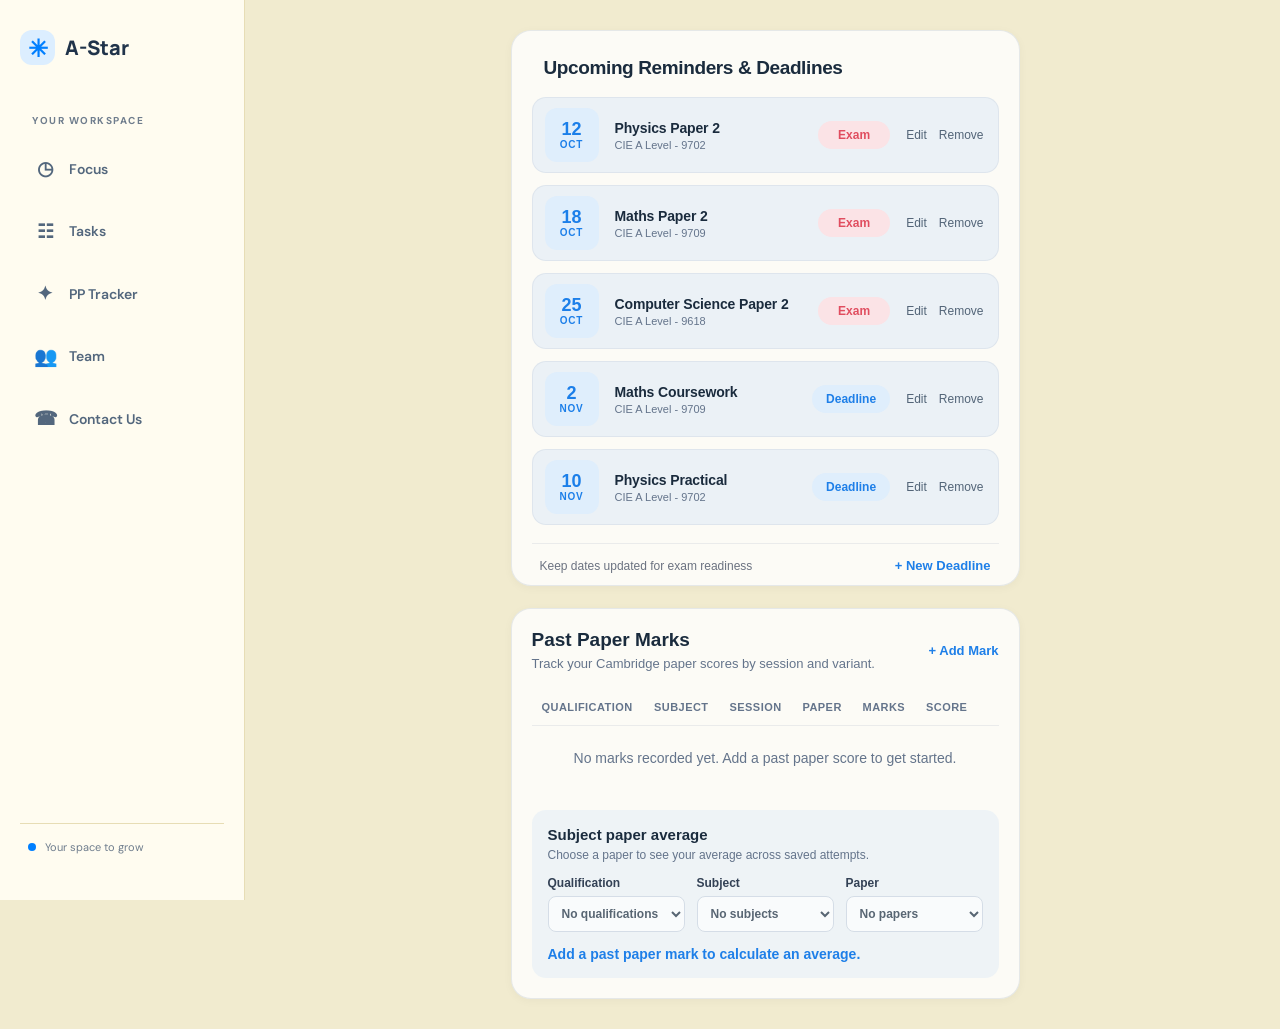
<file: index.html>
<!DOCTYPE html>
<html lang="en">
  
  <head>
    <!-- This is where the browser is told what kind of character set is being used and how to scale the page -->
    <meta charset="UTF-8" />
    <meta name="viewport" content="width=device-width, initial-scale=1.0" />
    <title>Upcoming Reminders</title>
    <link rel="stylesheet" href="paperstatstyle.css" />
    <link rel="stylesheet" href="common-nav.css" />
    <link rel="icon" href="imgtitle.jpg" >


  </head>
  
  <body>
    <aside class="sidebar">
  <a href="homepage.html" class="logo">
    <span class="logo-icon">✳</span>
    <span>A-Star</span>
  </a>

  <p class="sidebar-label">YOUR WORKSPACE</p>

  <nav class="sidebar-nav">
    <a href="studyhubtimer.html" class="nav">
      <span>◷</span> Focus
    </a>
    <a href="index.html#remindersss" class="nav">
      <span>☷</span> Tasks
    </a>
    <a href="index.html#marks-title" class="nav">
      <span>✦</span> PP Tracker
    </a>
    <a href="homepage.html#team" class="nav">
      <span>👥</span> Team
    </a>
    <a href="homepage.html#contactme" class="nav">
      <span>☎︎</span> Contact Us
    </a>
  </nav>

  <div class="sidebar-bottom">
    <span class="status-dot"></span>
    Your space to grow
  </div>
</aside>


    <div class="cursor-glow" id="cursor-glow" aria-hidden="true"></div>
    <main class="page-shell">
      
      <section class="reminders-card">
        <header class="card-header">
          <h2 id="remindersss">Upcoming Reminders &amp; Deadlines</h2>
        </header>

        <div class="reminders-list" id="reminders-list" aria-live="polite"></div>

        <footer class="card-footer">
          <span class="footer-note">Keep dates updated for exam readiness</span>
          <button class="add-btn" id="footer-add-btn" type="button">+ New Deadline</button>
        </footer>
      
      </section>

      <section class="marks-card" aria-labelledby="marks-title">
        
        <header class="marks-header">
          
          <div>
            <h2 id="marks-title">Past Paper Marks</h2>
            <p>Track your Cambridge paper scores by session and variant.</p>
          </div>
          <button class="add-btn" id="add-mark-btn" type="button">+ Add Mark</button>
        
        </header>
        
        <!-- This part displays the table where recorded marks will be listed -->
        
        <div class="marks-table-wrap">
          
          <table class="marks-table">
            
            <thead>
              <tr>
                <th scope="col">Qualification</th>
                <th scope="col">Subject</th>
                <th scope="col">Session</th>
                <th scope="col">Paper</th>
                <th scope="col">Marks</th>
                <th scope="col">Score</th>
                <th scope="col"><span class="visually-hidden">Actions</span></th>
              </tr>
            
            </thead>
            
            <tbody id="marks-list"></tbody>
          
          </table>
          
          <!--gives the user a message if there are no marks recorded yet --> 
          <p class="empty-state" id="marks-empty">No marks recorded yet. Add a past paper score to get started.</p>
        
        </div>
        
        <!-- area for calculating the average score of specific papers --> 
        
        <section class="average-panel" aria-labelledby="average-title">
          
          <div class="average-heading">
           
            <h3 id="average-title">Subject paper average</h3>
            <p>Choose a paper to see your average across saved attempts.</p>
          
          </div>
          <div class="average-controls">
            
            <!-- filtering dropdowns for calculating averages -->
            <label>
              Qualification
              <select id="average-qualification"></select>
            </label>
            
            <label>
              Subject
              <select id="average-subject"></select>
            </label>
            
            <label>
              Paper
              <select id="average-paper"></select>
            </label>
          </div>
          
          <p class="average-result" id="average-result" aria-live="polite">Add a past paper mark to calculate an average.</p>
        
        </section>
      
      </section>
    
    </main>

    <!-- popup for adding a new reminder -->
    <dialog class="reminder-dialog" id="reminder-dialog" aria-labelledby="dialog-title">
      
      <form id="reminder-form">
        
        <h2 id="dialog-title">Add reminder</h2>
        
        <label>
          Title
          <input name="title" type="text" maxlength="80" required />
        </label>
        
        <label>
          Subject or details
          <input name="details" type="text" maxlength="80" placeholder="e.g. CIE A Level - 9702" />
        </label>
        
        <label>
          Date
          <input name="date" type="date" required />
        </label>
        
        <label>
          Type
          <select name="type">
            <option value="Exam">Exam</option>
            <option value="Deadline">Deadline</option>
          </select>
        </label>
        
        <div class="dialog-actions">
          <button class="cancel-btn" id="cancel-btn" type="button">Cancel</button>
          <button class="save-btn" type="submit">Save</button>
        </div>
      
      </form>
    
    </dialog>

    <!-- popup for adding past paper marks -->
    <dialog class="reminder-dialog" id="mark-dialog" aria-labelledby="mark-dialog-title">
      
      <form id="mark-form">
        
        <h2 id="mark-dialog-title">Add past paper mark</h2>
        <label>
          Qualification
          
          <select name="qualification" required>
            <option value="IGCSE">IGCSE</option>
            <option value="O Level">O Level</option>
            <option value="AS Level">AS Level</option>
            <option value="A Level">A Level</option>
          
          </select>
        
        </label>
        
        <label>
          
          Subject
          <input name="subject" type="text" maxlength="60" placeholder="e.g. Physics" required />
        
        </label>
        <label>
          
          Subject code <span class="optional-label">(optional)</span>
          <input name="subjectCode" type="text" maxlength="10" placeholder="e.g. 9702" />
        
        </label>
        
        <div class="mark-form-row">
          
          <label>
            Session
            
            <select name="session" required>
              <option value="Feb/March">Feb/March</option>
              <option value="May/June">May/June</option>
              <option value="Oct/Nov">Oct/Nov</option>
            
            </select>
         
          </label>
          
          <label>
            
            Year
            <input name="year" type="number" min="2000" max="2100" value="2026" required />
          
          </label>
        </div>
        <div class="mark-form-row">
          
          <label>
            Paper
            
            <select name="paper" required>
              <option value="1">Paper 1</option>
              <option value="2">Paper 2</option>
              <option value="3">Paper 3</option>
              <option value="4">Paper 4</option>
              <option value="5">Paper 5</option>
              <option value="6">Paper 6</option>
            </select>
          
          </label>
          
          <label>
            Variant
            
            <select name="variant" required>
              
              <option value="1">Variant 1</option>
              <option value="2">Variant 2</option>
              <option value="3">Variant 3</option>
            
            </select>
          </label>
        </div>
        
        <div class="mark-form-row">
          
          <label>
           
            Marks obtained
            <input name="obtained" type="number" min="0" step="any" required />
          
          </label>
          
          <label>
            
            Total marks
            <input name="total" type="number" min="1" step="any" required />
          
          </label>
        </div>
        
        <div class="dialog-actions">
          
          <button class="cancel-btn" id="cancel-mark-btn" type="button">Cancel</button>
          <button class="save-btn" type="submit">Save mark</button>
        
        </div>
      
      </form>
    
    </dialog>
    
    <script src="script.js"></script>
    <script src="marks.js"></script>
  
  </body>
</html>
</file>
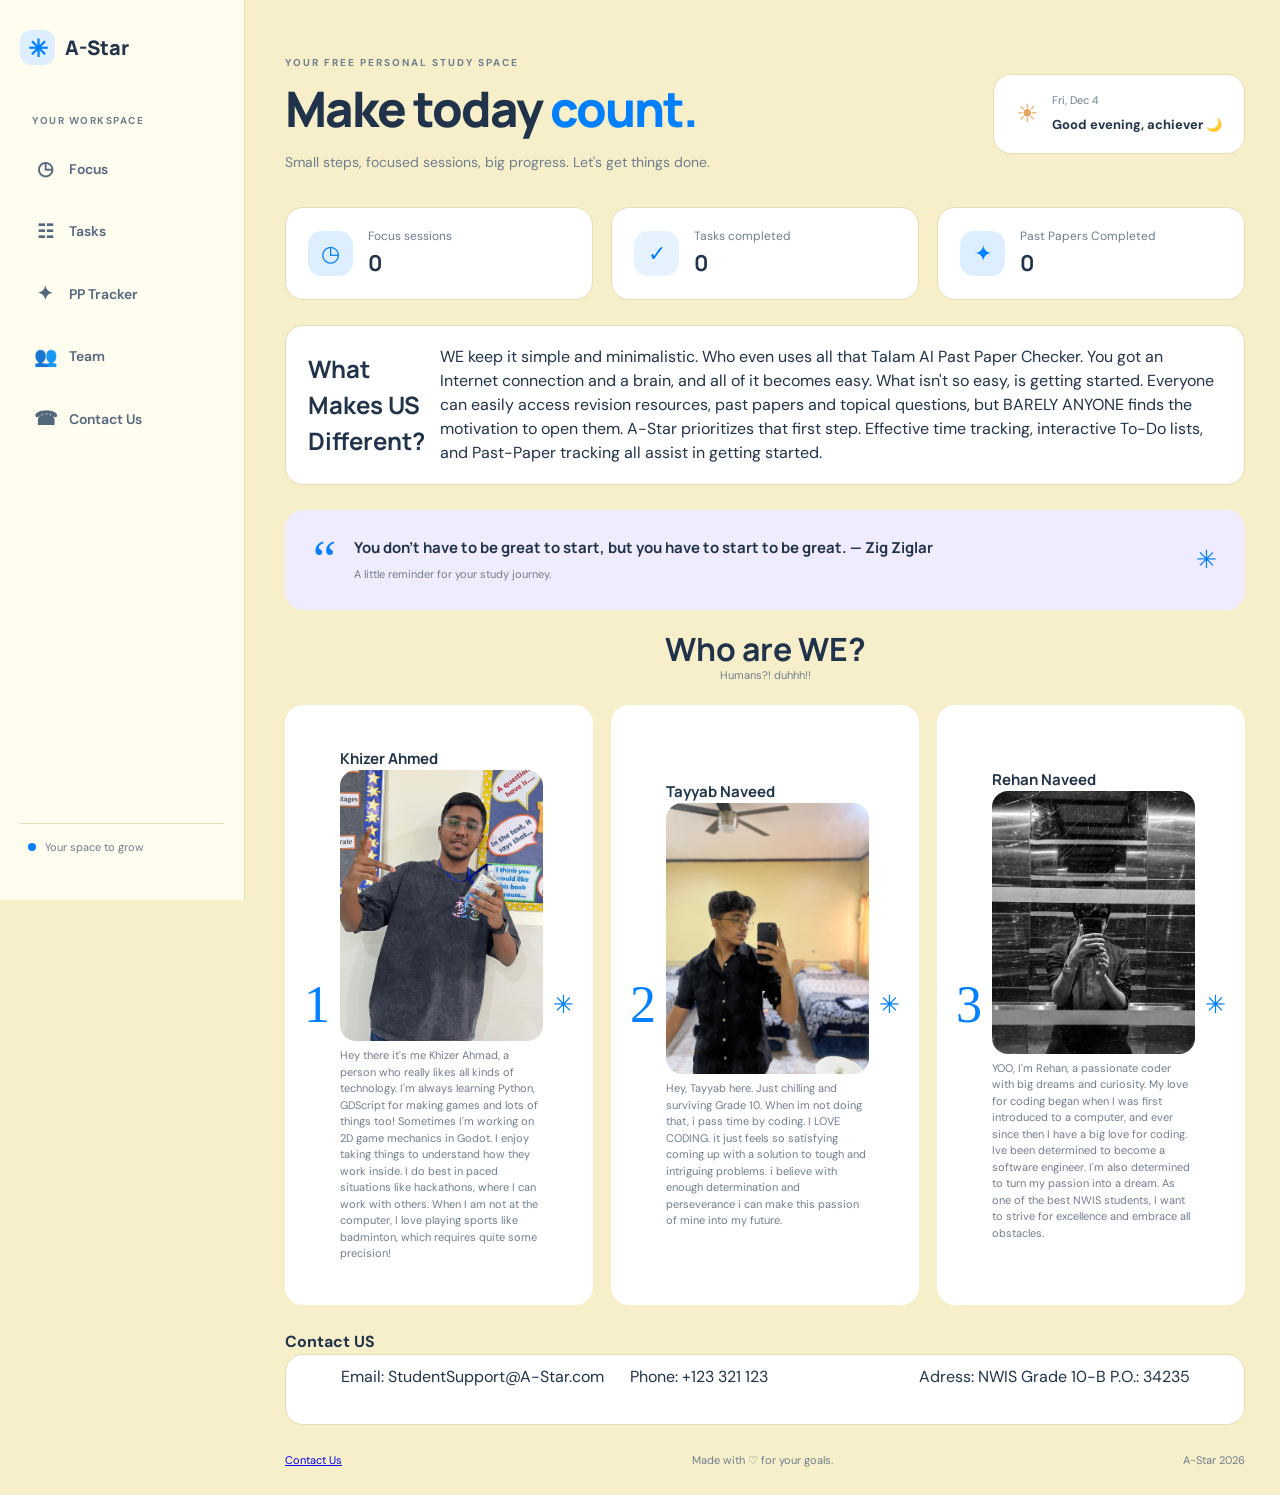
<file: homepage.html>
<!DOCTYPE html>
<html lang="en">
<head>
  <meta charset="UTF-8" />
  <meta name="viewport" content="width=device-width, initial-scale=1.0" />
  <meta name="theme-color" content="#f8f7f3" />
  <title>A-Star | Your Study Hub</title>
  <link rel="icon" href="imgtitle.jpg" >
  <link rel="stylesheet" href="homepage.css"/>
  <link rel="stylesheet" href="common-nav.css" />
  <script src="homepage.js" defer></script>
</head>

<body>
  
<aside class="sidebar">
  <a href="homepage.html" class="logo">
    <span class="logo-icon">✳</span>
    <span>A-Star</span>
  </a>

  <p class="sidebar-label">YOUR WORKSPACE</p>

  <nav class="sidebar-nav">
    <a href="studyhubtimer.html" class="nav">
      <span>◷</span> Focus
    </a>
    <a href="index.html #remindersss" class="nav">
      <span>☷</span> Tasks
    </a>
    <a href="index.html#marks-title" class="nav">
      <span>✦</span> PP Tracker
    </a>
    <a href="#team" class="nav">
      <span>👥</span> Team
    </a>
    <a href="#contactme" class="nav">
      <span>☎︎</span> Contact Us
    </a>
  </nav>

  <div class="sidebar-bottom">
    <span class="status-dot"></span>
    Your space to grow
  </div>
</aside>


  <main class="container">
    <section class="welcome">
      <div>
        <p class="eyebrow">YOUR FREE PERSONAL STUDY SPACE</p>
        <h1>Make today <span>count.</span></h1>
        <p class="welcome-text">
          Small steps, focused sessions, big progress.
          Let's get things done.
        </p>
      </div>

      <div class="date-card">
        <span class="date-icon">☀</span>
        <div>
          <p id="today-date">Your study day</p>
          <strong id="greeting">Ready to focus?</strong>
        </div>
      </div>
    </section>

    <section class="stats-row">
      <article class="mini-stat">
        <span class="stat-icon lavender">◷</span>
        <div>
          <p>Focus sessions</p>
          <h3 id="session-stat">0</h3>
        </div>
      </article>

      <article class="mini-stat">
        <span class="stat-icon peach">✓</span>
        <div>
          <p>Tasks completed</p>
          <h3 id="completed-stat">0</h3>
        </div>
      </article>

      <article class="mini-stat">
        <span class="stat-icon mint">✦</span>
        <div>
          <p>Past Papers Completed</p>
          <h3 id="points-stat">0</h3>
        </div>
      </article>
    </section>

    <section class="mini-stat2">
      <h2>What Makes US Different?</h2>
      <p>
        WE keep it simple and minimalistic. Who even uses all that Talam AI Past Paper Checker. You got an Internet connection and a brain, and all of 
        it becomes easy. What isn't so easy, is getting started. Everyone can easily access revision resources, past papers and topical questions, but BARELY ANYONE finds the motivation to open them. A-Star prioritizes that first step. Effective time tracking, interactive 
        To-Do lists, and Past-Paper tracking all assist in getting started. 
      </p>
    </section>

    <section class="quote-card">
      <span class="quote-mark">“</span>
      <div>
        <p class="quote-text">
          You don't have to be great to start, but you have to start to be great. — Zig Ziglar
        </p>
        <p class="quote-author">A little reminder for your study journey.</p>
      </div>
      <span class="quote-star">✳</span>
    </section>
<!--about us section-->
    <br>
    <h2 id="team" class="newone">Who are WE?</h2>
    <p class ="quote-author2">Humans?! duhhh!!</p>
    <section class="stats-row">
      <article class="quote-card2">
        <span class="quote-mark">1</span>
        <div>
         <p class="quote-text">
           Khizer Ahmed
          </p>
          <img src="khizer.jpeg" alt="Tayyab Naveed" class="images">
         <p class="quote-author">Hey there it's me Khizer Ahmad, a person who really likes all kinds of technology. I'm always learning Python, GDScript for making games and lots of things too! Sometimes I'm working on 2D game mechanics in Godot. I enjoy taking things to understand how they work inside.

I do best in paced situations like hackathons, where I can work with others. When I am not at the computer, I love playing sports like badminton, which requires quite some precision!</p>
        </div>
        <span class="quote-star">✳</span>
      </article>

      <article class="quote-card2">
        <span class="quote-mark">2</span>
        <div>
         <p class="quote-text">
           Tayyab Naveed
          </p>
          <img src="tayyab.jpeg" alt="Tayyab Naveed" class="images">
         <p class="quote-author">Hey, Tayyab here. Just chilling and surviving Grade 10. When im not doing that, i pass time by coding. I LOVE CODING. it just feels so satisfying coming up with a solution to tough and intriguing problems. i believe with enough determination and perseverance i can make this passion of mine into my future. </p>
        </div>
        <span class="quote-star">✳</span>
      </article>

      <article class="quote-card2">
        <span class="quote-mark">3</span>
        <div>
         <p class="quote-text">
           Rehan Naveed
          </p>
          <img src="rehan.jpeg" alt="Rehan Naveed" class="images">
         <p class="quote-author">YOO, I'm Rehan, a passionate coder with big dreams and curiosity. My love for coding began when I was first introduced to a computer, and ever since then I have a big love for coding. Ive been determined to become a software engineer. I'm also determined to turn my passion into a dream. As one of the best NWIS students, I want to strive for excellence and embrace all obstacles.</p>
        </div>
        <span class="quote-star">✳</span>
      </article>
      
    </section>
    <h4 id="contactme">Contact US</h4>
    <section class="mini-stat3">
      <span class="stats-row">
         <p>Email: StudentSupport@A-Star.com</p>
         <p>Phone: +123 321 123</p>
         <p>Adress: NWIS Grade 10-B P.O.: 34235</p>
      </span>
    </section>
    <footer>
      <p><a href="#contactme">Contact Us</a></p>
      <p>Made with ♡ for your goals.</p>
      <p>A-Star <span id="year"></span></p>
    </footer>
  </main>

  <div id="toast" class="toast" role="status"
    aria-live="polite"></div>
</body>
</html>
</file>
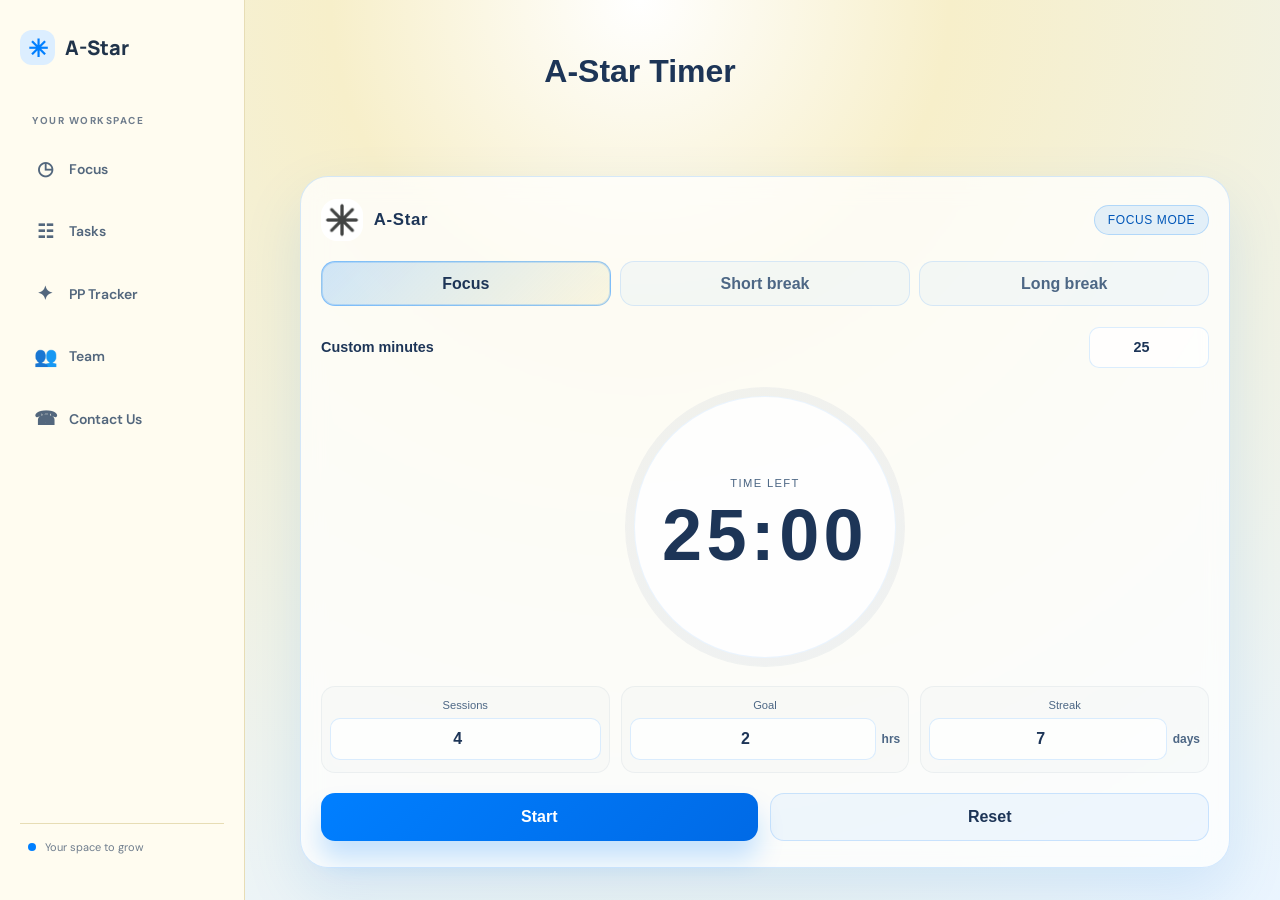
<file: studyhubtimer.html>
<!DOCTYPE html>
<html lang="en">
  <head>
    <!--All the meta tags and the linking files-->
    <meta charset="UTF-8" />
    <meta http-equiv="X-UA-Compatible" content="IE=edge" />
    <meta name="viewport" content="width=device-width, initial-scale=1.0" />
    <title>A* Timer</title>
    <link rel="stylesheet" href="studyhubtimer.css" />
    <link rel="stylesheet" href="common-nav.css" />
    <link rel="icon" href="imgtitle.jpg" >


  </head>
  <body>
    <aside class="sidebar">
  <a href="homepage.html" class="logo">
    <span class="logo-icon">✳</span>
    <span>A-Star</span>
  </a>

  <p class="sidebar-label">YOUR WORKSPACE</p>

  <nav class="sidebar-nav">
    <a href="studyhubtimer.html" class="nav">
      <span>◷</span> Focus
    </a>
    <a href="index.html" class="nav">
      <span>☷</span> Tasks
    </a>
    <a href="index.html" class="nav">
      <span>✦</span> PP Tracker
    </a>
    <a href="homepage.html#team" class="nav">
      <span>👥</span> Team
    </a>
    <a href="homepage.html#contactme" class="nav">
      <span>☎︎</span> Contact Us
    </a>
  </nav>

  <div class="sidebar-bottom">
    <span class="status-dot"></span>
    Your space to grow
  </div>
</aside>



    <h1 class="visually-hidden">A-Star Timer</h1>
    <!-- This is where the section timer goes -->
    <main class="app-shell">
      <section class="timer-card" aria-label="Study timer card">
        <header class="topbar">
          <div class="brand">
            <div class="brand-mark">
              <img src="imgtitle.jpg" alt="A-Star logo" />
            </div>
            <span>A-Star</span>
          </div>
          <span class="status-pill">Focus mode</span>
        </header>

        <!-- This is where you change time-->
        <div class="mode-toggle" aria-label="Timer mode selector">
          <button class="mode-btn active" data-mode="focus" data-minutes="25">Focus</button>
          <button class="mode-btn" data-mode="shortBreak" data-minutes="5">Short break</button>
          <button class="mode-btn" data-mode="longBreak" data-minutes="15">Long break</button>
        </div>

        <label class="custom-duration" for="timerMinutesInput">
          <span>Custom minutes</span>
          <input id="timerMinutesInput" type="number" min="1" max="180" value="25" />
        </label>

        <div class="timer-wrap">
          <div class="ring" id="timerRing" aria-hidden="true">
            <div class="ring-inner">
              <p class="timer-label">Time left</p>
              <div id="timerDisplay" class="timer-display">25:00</div>
            </div>
          </div>
        </div>

        <div class="stats-row">
          <label class="stat-box" for="sessionInput">
            <span class="stat-label">Sessions</span>
            <input id="sessionInput" type="number" min="0" value="4" />
          </label>
          <label class="stat-box" for="goalInput">
            <span class="stat-label">Goal</span>
            <div class="input-with-unit">
              <input id="goalInput" type="number" min="0" value="2" />
              <span class="unit">hrs</span>
            </div>
          </label>
          <label class="stat-box" for="streakInput">
            <span class="stat-label">Streak</span>
            <div class="input-with-unit">
              <input id="streakInput" type="number" min="0" value="7" />
              <span class="unit">days</span>
            </div>
          </label>
        </div>

        <div class="controls">
          <button id="startPauseBtn" class="primary-btn">Start</button>
          <button id="resetBtn" class="secondary-btn">Reset</button>
        </div>
      </section>
    </main>

    <script src="studyhubtimer.js"></script>
  </body>
</html>
</file>
<file: paperstatstyle.css>
/* quick global reset so padding doesn't mess up element widths */
* {
  box-sizing: border-box;
}

/* center everything nicely and give it that warm paper background */
body {
  margin: 0;
  min-height: 100vh;
  display: flex;
  align-items: flex-start;
  justify-content: center;
  background: #f1ebcf;
  font-family: "Segoe UI", Tahoma, Geneva, Verdana, sans-serif;
}

.cursor-glow {
  position: fixed;
  z-index: 0;
  top: 0;
  left: 0;
  width: 460px;
  height: 460px;
  border-radius: 50%;
  background: radial-gradient(circle, rgba(232, 180, 48, 0.2), rgba(232, 180, 48, 0.08) 35%, transparent 70%);
  opacity: 0;
  pointer-events: none;
  transform: translate(-50%, -50%);
  transition: opacity 180ms ease;
}

.cursor-glow.is-visible {
  opacity: 1;
}

/* caps the max width so it doesn't stretch like crazy on huge monitors */
.page-shell {
  position: relative;
  z-index: 1;
  width: 100%;
  max-width: 1180px;
  padding: 30px 18px;
}

/* main card styling (reused for both sections) */
.reminders-card {
  background: rgba(255, 255, 255, 0.8);
  border: 1px solid rgba(148, 163, 184, 0.22);
  border-radius: 20px;
  padding: 18px 20px 10px;
  box-shadow: 0 2px 10px rgba(15, 23, 42, 0.04);
}

.card-header {
  display: flex;
  align-items: center;
  justify-content: space-between;
  gap: 16px;
  padding: 8px 12px 18px;
}

.card-header h2 {
  margin: 0;
  font-size: 19px;
  font-weight: 800;
  color: #1a2b3d;
  letter-spacing: -0.02em;
}

/* stack reminders vertically */
.reminders-list {
  display: flex;
  flex-direction: column;
  gap: 12px;
}

/* layout for each individual reminder row */
.reminder-item {
  display: flex;
  align-items: center;
  gap: 16px;
  background: rgba(218, 232, 245, 0.5);
  border: 1px solid rgba(148, 163, 184, 0.15);
  border-radius: 14px;
  padding: 10px 14px 10px 12px;
  min-height: 72px;
}

/* little calendar date box on the left side */
.date-badge {
  width: 54px;
  min-width: 54px;
  height: 54px;
  border-radius: 12px;
  background: #dfeefc;
  display: flex;
  flex-direction: column;
  align-items: center;
  justify-content: center;
  color: #1c7fe9;
  line-height: 1;
}

.date-badge .date-num {
  font-size: 18px;
  font-weight: 800;
}

.date-badge .date-month {
  font-size: 10px;
  font-weight: 700;
  letter-spacing: 0.08em;
  margin-top: 2px;
}

/* text info area inside the reminder item */
.reminder-info {
  flex: 1;
  min-width: 0;
}

.reminder-info h3 {
  margin: 0;
  font-size: 14px;
  font-weight: 700;
  color: #1a2b3d;
  letter-spacing: -0.01em;
}

.reminder-info p {
  margin: 3px 0 0;
  font-size: 11px;
  color: #64748b;
}

/* pill tags */
.tag {
  display: inline-flex;
  align-items: center;
  justify-content: center;
  padding: 7px 14px;
  border-radius: 999px;
  font-size: 12px;
  font-weight: 700;
  min-width: 72px;
}

/* color variants for tags */
.tag-exam {
  background: #fbe3e6;
  color: #e04d5f;
}

.tag-deadline {
  background: #dfeefc;
  color: #1e7fe8;
}

/* actions container on the right of reminders */
.reminder-actions {
  display: flex;
  align-items: center;
  gap: 12px;
}

.row-action {
  border: 0;
  background: transparent;
  color: #526477;
  font: inherit;
  font-size: 12px;
  cursor: pointer;
  padding: 6px 0;
}

.row-action:hover {
  color: #1e7fe8;
  text-decoration: underline;
}

/* turns delete button red on hover so user knows it's destructive */
.row-action.remove-btn:hover {
  color: #d14353;
}

.empty-state {
  padding: 24px 12px;
  color: #64748b;
  text-align: center;
  font-size: 14px;
}

/* native <dialog> popup styling */
.reminder-dialog {
  width: min(420px, calc(100% - 32px));
  border: 1px solid rgba(148, 163, 184, 0.3);
  border-radius: 16px;
  padding: 24px;
  color: #1a2b3d;
  box-shadow: 0 16px 50px rgba(15, 23, 42, 0.2);
}

/* dims the background when the dialog is popped up */
.reminder-dialog::backdrop {
  background: rgba(15, 23, 42, 0.35);
}

.reminder-dialog h2 {
  margin: 0 0 18px;
  font-size: 20px;
}

.reminder-dialog form,
.reminder-dialog label {
  display: flex;
  flex-direction: column;
}

.reminder-dialog form {
  gap: 14px;
}

.reminder-dialog label {
  gap: 6px;
  font-size: 13px;
  font-weight: 600;
}

.reminder-dialog input,
.reminder-dialog select {
  width: 100%;
  border: 1px solid #cbd5e1;
  border-radius: 8px;
  padding: 10px;
  background: white;
  color: inherit;
  font: inherit;
}

.dialog-actions {
  display: flex;
  justify-content: flex-end;
  gap: 10px;
  margin-top: 6px;
}

.dialog-actions button {
  border: 0;
  border-radius: 8px;
  padding: 9px 14px;
  font: inherit;
  font-weight: 600;
  cursor: pointer;
}

.cancel-btn {
  background: #eef2f7;
  color: #334155;
}

.save-btn {
  background: #1e7fe8;
  color: white;
}

/* marks / grades card container */
.marks-card {
  margin-top: 22px;
  padding: 20px;
  background: rgba(255, 255, 255, 0.8);
  border: 1px solid rgba(148, 163, 184, 0.22);
  border-radius: 20px;
  box-shadow: 0 2px 10px rgba(15, 23, 42, 0.04);
}

.marks-header {
  display: flex;
  align-items: center;
  justify-content: space-between;
  gap: 16px;
  margin-bottom: 18px;
}

.marks-header h2 {
  margin: 0;
  color: #1a2b3d;
  font-size: 19px;
}

.marks-header p {
  margin: 5px 0 0;
  color: #64748b;
  font-size: 13px;
}

/* wrap table so it scrolls horizontally instead of breaking the layout on mobile */
.marks-table-wrap {
  overflow-x: auto;
}

.marks-table {
  width: 100%;
  border-collapse: collapse;
  text-align: left;
}

.marks-table th,
.marks-table td {
  padding: 12px 10px;
  border-bottom: 1px solid rgba(148, 163, 184, 0.18);
  white-space: nowrap;
}

.marks-table th {
  color: #64748b;
  font-size: 11px;
  font-weight: 700;
  text-transform: uppercase;
  letter-spacing: 0.04em;
}

.marks-table td {
  color: #1a2b3d;
  font-size: 13px;
}

/* push actions to the right side of the table */
.marks-table td:last-child {
  text-align: right;
}

.marks-table .row-action + .row-action {
  margin-left: 10px;
}

.marks-table-wrap .empty-state {
  margin: 0;
}

/* bottom average calculator box */
.average-panel {
  margin-top: 20px;
  padding: 16px;
  border-radius: 14px;
  background: rgba(218, 232, 245, 0.42);
}

.average-heading h3 {
  margin: 0;
  color: #1a2b3d;
  font-size: 15px;
}

.average-heading p {
  margin: 5px 0 14px;
  color: #64748b;
  font-size: 12px;
}

.average-controls {
  display: grid;
  grid-template-columns: repeat(3, minmax(0, 1fr));
  gap: 12px;
}

.average-controls label {
  display: flex;
  flex-direction: column;
  gap: 6px;
  color: #334155;
  font-size: 12px;
  font-weight: 600;
}

.average-controls select {
  min-width: 0;
  border: 1px solid #cbd5e1;
  border-radius: 8px;
  padding: 9px;
  background: white;
  color: #1a2b3d;
  font: inherit;
}

.average-result {
  margin: 14px 0 0;
  color: #1e7fe8;
  font-size: 14px;
  font-weight: 700;
}

.mark-form-row {
  display: grid;
  grid-template-columns: 1fr 1fr;
  gap: 12px;
}

.optional-label {
  color: #64748b;
  font-weight: 400;
}

/* hide elements visually while keeping them accessible for screen readers */
.visually-hidden {
  position: absolute;
  width: 1px;
  height: 1px;
  padding: 0;
  margin: -1px;
  overflow: hidden;
  clip: rect(0, 0, 0, 0);
  white-space: nowrap;
  border: 0;
}

.card-footer {
  display: flex;
  align-items: center;
  justify-content: space-between;
  margin-top: 18px;
  padding: 14px 8px 2px;
  border-top: 1px solid rgba(148, 163, 184, 0.18);
}

.footer-note {
  color: #6b7280;
  font-size: 12px;
}

.add-btn {
  border: none;
  background: transparent;
  color: #1e7fe8;
  font-size: 13px;
  font-weight: 700;
  cursor: pointer;
  padding: 0;
}

.add-btn:hover {
  text-decoration: underline;
}
</file>
<file: common-nav.css>
/* =========================================================
   A-Star | common-nav.css
   Shared across EVERY page: sidebar, logo, status dot,
   and the content offset. Includes its own fonts and sizes
   so the sidebar/logo look identical on all pages.
   Page body text is NOT styled here: each page owns that.
   Load this BEFORE the page's own CSS.
   ========================================================= */

@import url('https://fonts.googleapis.com/css2?family=DM+Sans:wght@400;500;600;700&family=Manrope:wght@400;500;600;700;800&display=swap');

:root {
  /* colors */
  --nav-bg: #FFFCF0;
  --nav-border: #E7DDB5;
  --nav-text: #20334A;
  --nav-link: #53677D;
  --nav-muted: #6F7D8D;
  --nav-accent: #007FFF;
  --nav-accent-light: #DCEEFF;
  --nav-focus: #b7a7f5;

  /* fonts */
  --nav-font-body: 'DM Sans', sans-serif;
  --nav-font-heading: 'Manrope', sans-serif;

  /* widths */
  --nav-width: 245px;
  --nav-width-md: 190px;
  --nav-width-sm: 66px;
}

/* ---------- Scoped reset (so it doesn't depend on page CSS) ---------- */
.sidebar,
.sidebar *,
.sidebar *::before,
.sidebar *::after {
  box-sizing: border-box;
  margin: 0;
  padding: 0;
}

/* ---------- Sidebar shell ---------- */
.sidebar {
  position: fixed;
  top: 0;
  left: 0;
  width: var(--nav-width);
  height: 100vh;
  padding: 30px 20px;
  display: flex;
  flex-direction: column;
  background: var(--nav-bg);
  border-right: 1px solid var(--nav-border);
  font-family: var(--nav-font-body);
  line-height: 1.5;
  z-index: 100;
}

/* ---------- Logo ---------- */
.sidebar .logo {
  display: flex;
  align-items: center;
  gap: 10px;
  margin-bottom: 48px;
  font-family: var(--nav-font-heading);
  font-weight: 800;
  font-size: 20px;
  color: var(--nav-text);
  text-decoration: none;
  white-space: nowrap;
}

.sidebar .logo-icon {
  display: grid;
  place-items: center;
  width: 35px;
  height: 35px;
  flex-shrink: 0;
  background: var(--nav-accent-light);
  color: var(--nav-accent);
  border-radius: 12px;
  font-size: 24px;
}

/* ---------- Section label ---------- */
.sidebar-label {
  padding-left: 12px;
  margin-bottom: 14px;
  font-size: 10px;
  font-weight: 700;
  letter-spacing: 1.5px;
  color: var(--nav-muted);
}

/* ---------- Links ---------- */
.sidebar-nav {
  display: flex;
  flex-direction: column;
  gap: 8px;
}

.sidebar-nav .nav {
  display: flex;
  align-items: center;
  gap: 13px;
  padding: 13px 14px;
  border-radius: 12px;
  color: var(--nav-link);
  font-size: 14px;
  font-weight: 600;
  text-decoration: none;
  transition: 0.2s ease;
}

.sidebar-nav .nav span {
  width: 22px;
  text-align: center;
  flex-shrink: 0;
  font-size: 19px;
}

.sidebar-nav .nav:hover,
.sidebar-nav .nav:focus-visible,
.sidebar-nav .nav.active {
  background: var(--nav-accent-light);
  color: var(--nav-accent);
}

.sidebar a:focus-visible {
  outline: 3px solid var(--nav-focus);
  outline-offset: 3px;
}

/* ---------- Bottom status ---------- */
.sidebar-bottom {
  margin-top: auto;
  padding: 15px 8px;
  display: flex;
  align-items: center;
  gap: 9px;
  font-size: 11px;
  color: var(--nav-muted);
  border-top: 1px solid var(--nav-border);
}

.sidebar .status-dot {
  width: 8px;
  height: 8px;
  flex-shrink: 0;
  background: var(--nav-accent);
  border-radius: 50%;
}

/* ---------- Push page content right of the sidebar ---------- */
.sidebar ~ main {
  width: auto;
  max-width: 1180px;
  margin-left: calc(var(--nav-width) + 40px);
  margin-right: 35px;
}

/* ---------- Tablet ---------- */
@media (max-width: 900px) {
  .sidebar {
    width: var(--nav-width-md);
    padding: 24px 14px;
  }

  .sidebar .logo {
    font-size: 17px;
  }

  .sidebar ~ main {
    margin-left: calc(var(--nav-width-md) + 25px);
    margin-right: 20px;
  }
}

/* ---------- Phone: icon-only rail ---------- */
@media (max-width: 600px) {
  .sidebar {
    width: var(--nav-width-sm);
    padding: 20px 8px;
    align-items: center;
  }

  .sidebar .logo {
    margin-bottom: 35px;
  }

  .sidebar .logo-text,
  .sidebar-label,
  .sidebar-note,
  .sidebar-nav .nav-label {
    display: none;
  }

  .sidebar-nav {
    width: 100%;
  }

  .sidebar-nav .nav {
    justify-content: center;
    padding: 13px 5px;
  }

  .sidebar-nav .nav span {
    font-size: 21px;
  }

  .sidebar-bottom {
    justify-content: center;
    padding: 15px 0;
  }

  .sidebar ~ main {
    margin-left: calc(var(--nav-width-sm) + 16px);
    margin-right: 16px;
  }
}
</file>
<file: homepage.css>
@import url('https://fonts.googleapis.com/css2?family=DM+Sans:wght@400;500;600;700&family=Manrope:wght@400;500;600;700;800&display=swap');


:root {
  --bg: #F7EFCA;
  --surface: #FFFCF0;
  --text: #20334A;
  --muted: #6F7D8D;
  --border: #E7DDB5;

  --purple: #007FFF;
  --purple-light: #DCEEFF;

  --peach: #007FFF;
  --peach-light: #E7F2FF;

  --mint: #007FFF;
  --mint-light: #DCEEFF;

  --shadow: 0 8px 30px rgba(0, 74, 150, 0.07);
}


* {
  box-sizing: border-box;
  margin: 0;
  padding: 0;
}

html {
  scroll-behavior: smooth;
  scroll-padding-top: 100px;
}

body {
  background: var(--bg);
  color: var(--text);
  font-family: 'DM Sans', sans-serif;
  line-height: 1.5;
}

button,
input {
  font: inherit;
}

button {
  cursor: pointer;
}

button:focus-visible,
a:focus-visible,
input:focus-visible {
  outline: 3px solid #b7a7f5;
  outline-offset: 3px;
}

.navbar {
  height: 76px;
  padding: 0 7%;
  display: flex;
  align-items: center;
  justify-content: space-between;
  gap: 24px;
  background: rgba(255, 252, 240, 0.94);
  border-bottom: 1px solid var(--border);
  position: sticky;
  top: 0;
  z-index: 10;
  backdrop-filter: blur(14px);
}


.logo {
  display: flex;
  align-items: center;
  gap: 10px;
  font-family: 'Manrope', sans-serif;
  font-weight: 800;
  font-size: 21px;
  color: var(--text);
  text-decoration: none;
  white-space: nowrap;
}

.logo-icon {
  display: grid;
  place-items: center;
  width: 35px;
  height: 35px;
  background: var(--purple-light);
  color: var(--purple);
  border-radius: 12px;
  font-size: 24px;
}

nav {
  display: flex;
  gap: 32px;
}

nav a {
  color: var(--muted);
  text-decoration: none;
  font-size: 14px;
  font-weight: 600;
  transition: color 0.2s;
}

nav a:hover {
  color: var(--purple);
}

.nav-status {
  font-size: 12px;
  color: var(--muted);
  display: block;
  align-items: left;
  gap: 8px;
  white-space: nowrap;
}

.status-dot {
  width: 8px;
  height: 8px;
  background: var(--mint);
  border-radius: 50%;
}

.container {
  width: min(1180px, 90%);
  margin: 0 auto;
}

.welcome {
  padding: 55px 0 34px;
  display: flex;
  justify-content: space-between;
  align-items: center;
  gap: 24px;
}

.eyebrow {
  font-size: 10px;
  letter-spacing: 2px;
  font-weight: 700;
  color: var(--muted);
  margin-bottom: 10px;
}

h1,
h2,
h3 {
  font-family: 'Manrope', sans-serif;
}

h1 {
  font-size: clamp(34px, 5vw, 49px);
  line-height: 1.2;
  letter-spacing: -2px;
  font-weight: 800;
}

h1 span {
  color: var(--purple);
}

.welcome-text {
  margin-top: 13px;
  color: var(--muted);
  font-size: 14px;
  max-width: 430px;
}
.regular-text{
  margin-top: 13px;
  color: var(--muted);
  font-size: 18px;
}

.date-card {
  display: flex;
  align-items: center;
  gap: 14px;
  padding: 17px 22px;
  border-radius: 18px;
  background: white;
  border: 1px solid var(--border);
  min-width: 215px;
}

.date-icon {
  font-size: 25px;
  color: #e6a55d;
}

.date-card p {
  font-size: 11px;
  color: var(--muted);
  margin-bottom: 3px;
}

.date-card strong {
  font-size: 13px;
}

.stats-row {
  align-items: center;
  display: grid;
  grid-template-columns: repeat(3, 1fr);
  gap: 18px;
  margin-bottom: 25px;
}

.mini-stat {
  display: flex;
  align-items: center;
  gap: 15px;
  background: white;
  border: 1px solid var(--border);
  border-radius: 18px;
  padding: 19px 22px;
}
.mini-stat2 {
  display: flex;
  align-items: center;
  gap: 15px;
  background: white;
  border: 1px solid var(--border);
  border-radius: 18px;
  padding: 19px 22px;
}

.mini-stat3 {
  display: flex;
  align-items: center;
  justify-content: center;
  gap: 8px;
  background: white;
  border: 1px solid var(--border);
  border-radius: 18px;
  padding: 10px 20px;
}


.stat-icon,
.heading-icon {
  display: grid;
  place-items: center;
  flex-shrink: 0;
}

.stat-icon {
  width: 45px;
  height: 45px;
  border-radius: 14px;
  font-size: 22px;
}

.lavender {
  background: var(--purple-light);
  color: var(--purple);
}

.peach {
  background: var(--peach-light);
  color: var(--peach);
}

.mint {
  background: var(--mint-light);
  color: var(--mint);
}

.mini-stat p {
  font-size: 12px;
  color: var(--muted);
}
.mini-statq p {
  font-size: 18px;
  color: var(--muted);
}

.mini-stat h3 {
  margin-top: 2px;
  font-size: 22px;
  letter-spacing: -0.5px;
}

@keyframes fade-in {
  from {
    opacity: 0;
    transform: translateY(4px);
  }
  to {
    opacity: 1;
    transform: translateY(0);
  }
}

.quote-card {
  display: flex;
  align-items: center;
  gap: 18px;
  background: #f0ecff;
  border-radius: 18px;
  padding: 24px 28px;
  margin-top: 25px;
}

.quote-mark {
  color: var(--purple);
  font-family: Georgia, serif;
  font-size: 52px;
  line-height: 1;
}

.quote-text {
  font-family: 'Manrope', sans-serif;
  font-size: 15px;
  font-weight: 700;
}

.quote-author {
  color: var(--muted);
  font-size: 11px;
  margin-top: 6px;
}

.quote-star {
  margin-left: auto;
  font-size: 25px;
  color: var(--purple);
}

footer {
  display: flex;
  justify-content: space-between;
  gap: 15px;
  padding: 27px 0;
  color: var(--muted);
  font-size: 11px;
}

.toast {
  position: fixed;
  bottom: 25px;
  left: 50%;
  transform: translate(-50%, 15px);
  background: #292a35;
  color: white;
  border-radius: 12px;
  padding: 12px 18px;
  font-size: 12px;
  opacity: 0;
  pointer-events: none;
  transition: 0.25s;
  z-index: 20;
  text-align: center;
  max-width: 90%;
}

.toast.show {
  opacity: 1;
  transform: translate(-50%, 0);
}

@media (max-width: 700px) {
  .navbar {
    height: auto;
    min-height: 70px;
    padding: 16px 5%;
    flex-wrap: wrap;
    gap: 15px;
  }

  .logo {
    font-size: 18px;
  }

  nav {
    order: 3;
    width: 100%;
    justify-content: space-between;
    gap: 10px;
  }

  nav a {
    font-size: 12px;
  }

  .nav-status {
    font-size: 10px;
  }

  .container {
    width: 92%;
  }

  .welcome {
    padding: 35px 0 25px;
    align-items: flex-start;
    flex-direction: column;
  }

  h1 {
    font-size: 37px;
  }

  .date-card {
    width: 100%;
  }

  .stats-row {
    grid-template-columns: 1fr;
    gap: 10px;
  }

  .mini-stat {
    padding: 13px 17px;
  }

  .stat-icon {
    width: 39px;
    height: 39px;
  }

  .quote-card {
    padding: 19px;
    gap: 10px;
  }

  .quote-text {
    font-size: 13px;
  }

  .quote-star {
    font-size: 18px;
  }
}

@media (prefers-reduced-motion: reduce) {
  *,
  *::before,
  *::after {
    scroll-behavior: auto !important;
    animation-duration: 0.01ms !important;
    transition-duration: 0.01ms !important;
  }
}
.sidebar {
  position: fixed;
  top: 0;
  left: 0;
  width: 245px;
  height: 100vh;
  padding: 30px 20px;
  display: flex;
  flex-direction: column;
  background: #FFFCF0;
  border-right: 1px solid #E7DDB5;
  z-index: 100;
}

.sidebar .logo {
  margin-bottom: 48px;
  font-size: 20px;
}

.sidebar-label {
  padding-left: 12px;
  margin-bottom: 14px;
  font-size: 10px;
  font-weight: 700;
  letter-spacing: 1.5px;
  color: #6F7D8D;
}

.sidebar-nav {
  display: flex;
  flex-direction: column;
  gap: 8px;
}

.sidebar-nav .nav {
  display: flex;
  align-items: center;
  gap: 13px;
  padding: 13px 14px;
  border-radius: 12px;
  color: #53677D;
  font-size: 14px;
  font-weight: 600;
  text-decoration: none;
  transition: 0.2s ease;
}

.sidebar-nav .nav span {
  width: 22px;
  text-align: center;
  font-size: 19px;
}

.sidebar-nav .nav:hover,
.sidebar-nav .nav:focus-visible {
  background: #DCEEFF;
  color: #007FFF;
}

.sidebar-bottom {
  margin-top: auto;
  padding: 15px 8px;
  display: flex;
  align-items: center;
  gap: 9px;
  font-size: 11px;
  color: #6F7D8D;
  border-top: 1px solid #E7DDB5;
}
.container {
  width: auto;
  max-width: 1180px;
  margin-left: 285px;
  margin-right: 35px;
}
@media (max-width: 900px) {
  .sidebar {
    width: 190px;
    padding: 24px 14px;
  }

  .sidebar .logo {
    font-size: 17px;
  }

  .container {
    margin-left: 215px;
    margin-right: 20px;
  }
}

@media (max-width: 600px) {
  .sidebar {
    width: 66px;
    padding: 20px 8px;
    align-items: center;
  }

  .sidebar .logo {
    margin-bottom: 35px;
  }

  .sidebar .logo > span:last-child,
  .sidebar-label,
  .sidebar-bottom,
  .sidebar-nav .nav {
    font-size: 0;
  }

  .sidebar-nav {
    width: 100%;
  }

  .sidebar-nav .nav {
    justify-content: center;
    padding: 13px 5px;
  }

  .sidebar-nav .nav span {
    font-size: 21px;
  }

  .container {
    width: auto;
    margin-left: 82px;
    margin-right: 16px;
  }

  .welcome {
    padding-top: 28px;
  }

  .stats-row {
    grid-template-columns: 1fr;
  }
  
}
.quote-card2 {
  display: flex;
  align-items: center;
  gap: 18px;
  background: #ffffff;
  border-radius: 18px;
  padding: 24px 28px;
  margin-top: 25px;
  height: 600px;
}
.quote-card2 {
    padding: 19px;
    gap: 10px;
}

.images {
  width: 100%;
  max-width: 400px;
  height: auto;
  display: block;
  border-radius: 16px;
  object-fit: cover;
  max-height: 1280px;
}
.newone {
font-size: 32px;
display: flex;
justify-content: center; /* Horizontal alignment */
align-items: center; /* Vertical alignment */
height: 30px;
}
.quote-author2 {
  color: var(--muted);
  font-size: 11px;
  margin-top: 6px;
  display: flex;
  justify-content: center; /* Horizontal alignment */
  align-items: center; /* Vertical alignment */
  height: 10px;
}
</file>
<file: studyhubtimer.css>
/*This is the coloring of the webpage*/
:root {
  --bg-start: #F7EFCA;
  --bg-end: #EAF5FF;
  --panel: rgba(255, 255, 255, 0.76);
  --panel-border: rgba(0, 127, 255, 0.16);
  --accent: #007FFF;
  --accent-strong: #006ae6;
  --accent-soft: rgba(0, 127, 255, 0.18);
  --text: #1d3557;
  --muted: #4d6785;
  --success: #7bb7a3;
  --timer-fill: #F7EFCA;
  --shadow: rgba(0, 127, 255, 0.12);
}

* {
  box-sizing: border-box;
}

/*This is where the card timer arrangment and font styles lie*/
body {
  margin: 0;
  min-height: 100vh;
  display: grid;
  place-items: center;
  background: radial-gradient(circle at top, #ffffff 0%, var(--bg-start) 28%, var(--bg-end) 100%);
  color: var(--text);
  font-family: "Segoe UI", Tahoma, Geneva, Verdana, sans-serif;
}

button {
  font: inherit;
}

.app-shell {
  width: min(92vw, 520px);
}

/*This is the settings of the card*/
.timer-card {
  background: var(--panel);
  border: 1px solid var(--panel-border);
  border-radius: 28px;
  box-shadow: 0 24px 60px var(--shadow);
  backdrop-filter: blur(12px);
  padding: 1.4rem 1.25rem 1.6rem;
}

.topbar {
  display: flex;
  align-items: center;
  justify-content: space-between;
  margin-bottom: 1.25rem;
}

.brand {
  display: inline-flex;
  align-items: center;
  gap: 0.7rem;
  font-size: 1.05rem;
  font-weight: 700;
  letter-spacing: 0.04em;
}

.brand-mark {
  width: 2.6rem;
  height: 2.6rem;
  display: grid;
  place-items: center;
  border-radius: 16px;
  background: transparent;
  overflow: hidden;
}

.brand-mark img {
  width: 100%;
  height: 100%;
  display: block;
  object-fit: contain;
}

.status-pill {
  padding: 0.45rem 0.8rem;
  border-radius: 999px;
  background: rgba(0, 127, 255, 0.1);
  border: 1px solid rgba(0, 127, 255, 0.22);
  color: #0056b8;
  font-size: 0.75rem;
  letter-spacing: 0.05em;
  text-transform: uppercase;
}

.mode-toggle {
  display: grid;
  grid-template-columns: repeat(3, minmax(0, 1fr));
  gap: 0.6rem;
  margin-bottom: 1.3rem;
}

.custom-duration {
  display: flex;
  align-items: center;
  justify-content: space-between;
  gap: 0.8rem;
  margin-bottom: 1.2rem;
  color: var(--text);
  font-weight: 600;
  font-size: 0.9rem;
}

.custom-duration input,
.stat-box input,
.input-with-unit input {
  width: 100%;
  border: 1px solid rgba(0, 127, 255, 0.14);
  background: rgba(255, 255, 255, 0.72);
  color: var(--text);
  border-radius: 10px;
  padding: 0.7rem 0.8rem;
  font: inherit;
  font-weight: 600;
  text-align: center;
}

.custom-duration input {
  width: 120px;
}

.mode-btn {
  border: 1px solid rgba(0, 127, 255, 0.12);
  background: rgba(0, 127, 255, 0.04);
  color: var(--muted);
  padding: 0.8rem 0.5rem;
  border-radius: 14px;
  font-weight: 600;
  transition: all 0.2s ease;
  cursor: pointer;
}

.mode-btn.active {
  background: linear-gradient(135deg, var(--accent-soft), rgba(247, 239, 202, 0.5));
  color: var(--text);
  border-color: rgba(0, 127, 255, 0.4);
  box-shadow: inset 0 0 0 1px rgba(0, 127, 255, 0.18);
}

.timer-wrap {
  display: grid;
  place-items: center;
  margin-bottom: 1.2rem;
}

.ring {
  --progress: 100;
  width: min(72vw, 280px);
  aspect-ratio: 1;
  border-radius: 50%;
  background: conic-gradient(var(--timer-fill) calc(var(--progress) * 1%), rgba(148, 163, 184, 0.12) 0);
  display: grid;
  place-items: center;
  box-shadow: inset 0 0 0 1px rgba(255,255,255,0.04);
}

.ring-inner {
  width: calc(100% - 18px);
  height: calc(100% - 18px);
  border-radius: 50%;
  background: rgba(255, 255, 255, 0.9);
  border: 1px solid rgba(0, 127, 255, 0.08);
  display: flex;
  flex-direction: column;
  align-items: center;
  justify-content: center;
  text-align: center;
}

.timer-label {
  margin: 0;
  color: var(--muted);
  letter-spacing: 0.12em;
  font-size: 0.7rem;
  text-transform: uppercase;
}

.timer-display {
  font-size: clamp(2.8rem, 7vw, 4.5rem);
  font-weight: 800;
  letter-spacing: 0.06em;
  margin-top: 0.3rem;
}

.stats-row {
  display: grid;
  grid-template-columns: repeat(3, minmax(0, 1fr));
  gap: 0.7rem;
  margin-bottom: 1.2rem;
}

.stat-box {
  background: rgba(148, 163, 184, 0.04);
  border: 1px solid rgba(148, 163, 184, 0.12);
  border-radius: 14px;
  padding: 0.75rem 0.5rem;
  text-align: center;
  display: flex;
  flex-direction: column;
  gap: 0.45rem;
  color: var(--text);
}

.stat-label {
  display: block;
  color: var(--muted);
  font-size: 0.7rem;
}

.input-with-unit {
  display: flex;
  align-items: center;
  justify-content: center;
  gap: 0.35rem;
}

.input-with-unit input {
  min-width: 0;
}

.unit {
  font-size: 0.75rem;
  color: var(--muted);
  font-weight: 700;
}

.stat-box strong {
  font-size: 1rem;
}

.controls {
  display: flex;
  gap: 0.8rem;
}

.primary-btn,
.secondary-btn {
  flex: 1;
  border: none;
  border-radius: 14px;
  padding: 0.9rem 1rem;
  font-weight: 700;
  cursor: pointer;
  transition: transform 0.15s ease, filter 0.2s ease;
}

.primary-btn {
  background: linear-gradient(135deg, var(--accent), var(--accent-strong));
  color: white;
  box-shadow: 0 18px 26px rgba(0, 127, 255, 0.22);
}

.secondary-btn {
  background: rgba(0, 127, 255, 0.05);
  color: var(--text);
  border: 1px solid rgba(0, 127, 255, 0.16);
}

.primary-btn:hover,
.secondary-btn:hover,
.mode-btn:hover {
  transform: translateY(-1px);
}

@media (max-width: 480px) {
  .timer-card {
    padding: 1.1rem 0.9rem 1.3rem;
  }

  .topbar {
    flex-direction: column;
    align-items: flex-start;
    gap: 0.8rem;
  }

  .controls {
    flex-direction: column;
  }
}
</file>
